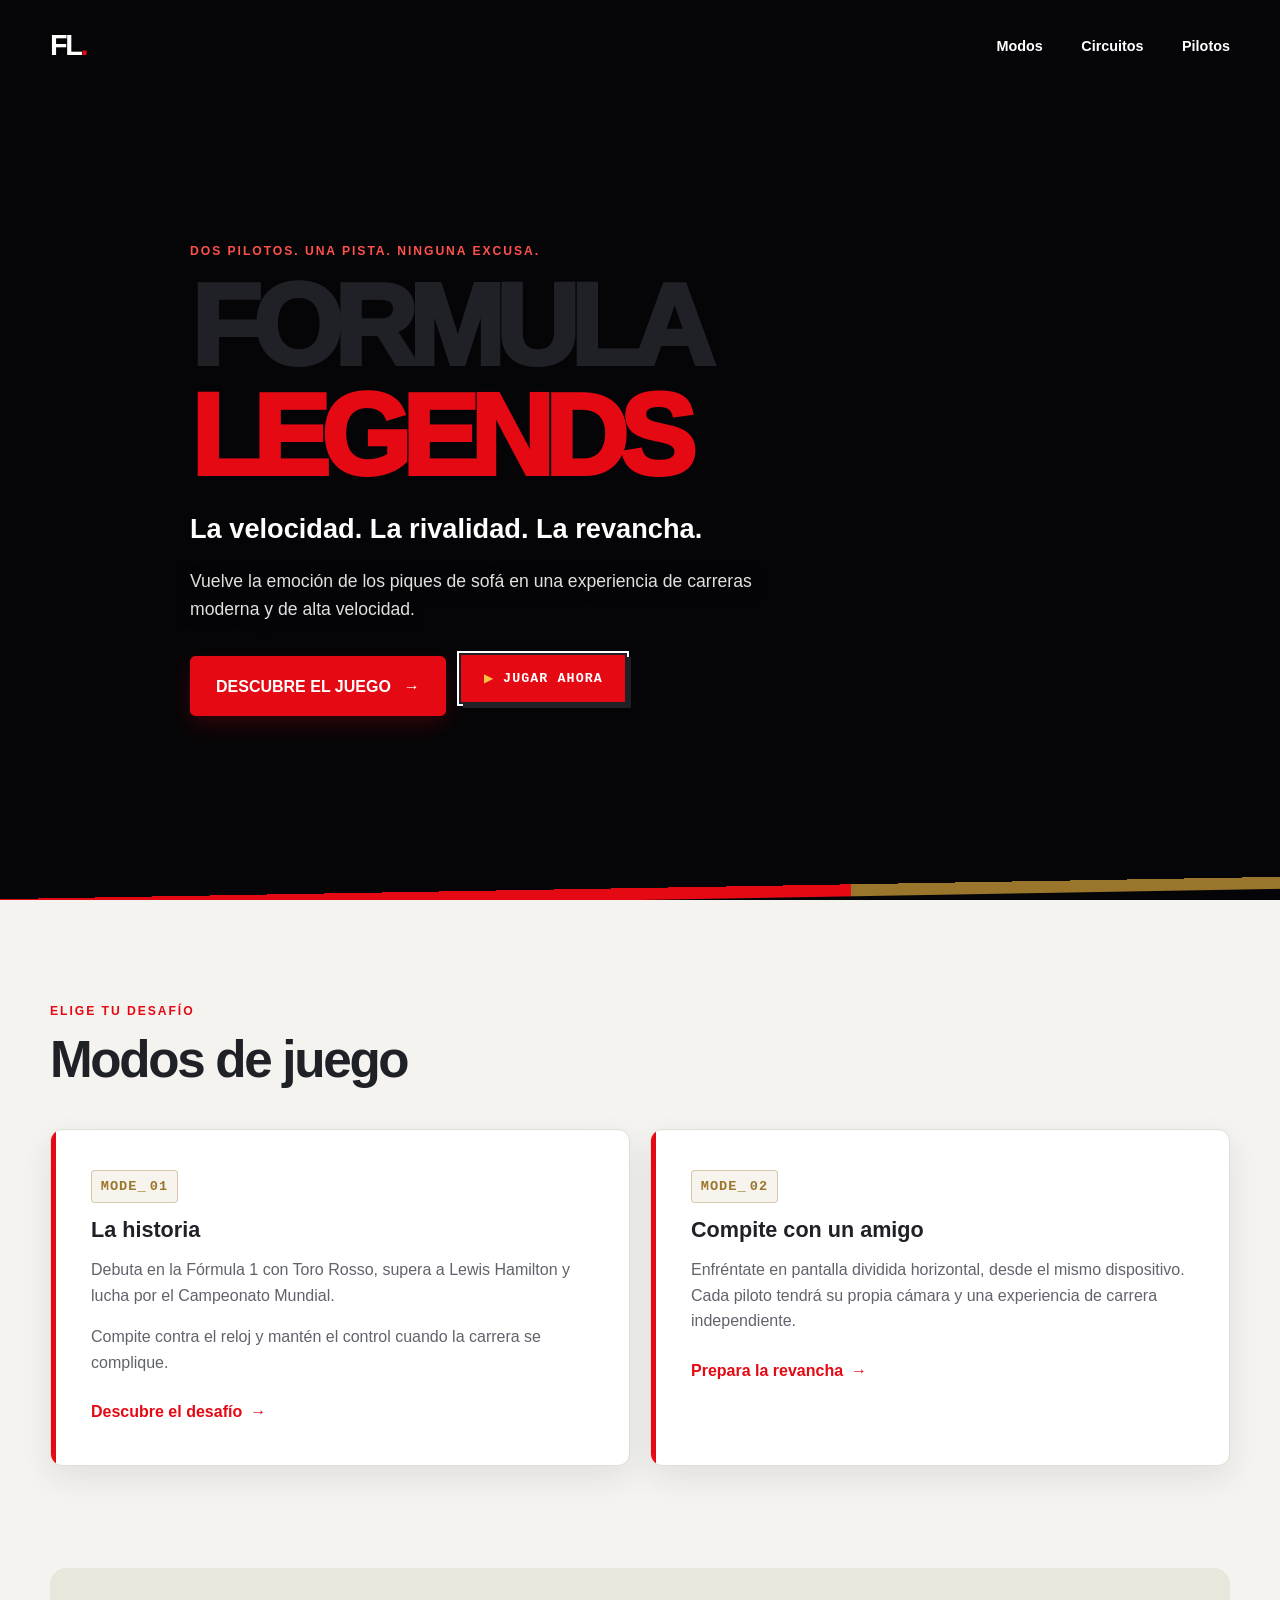
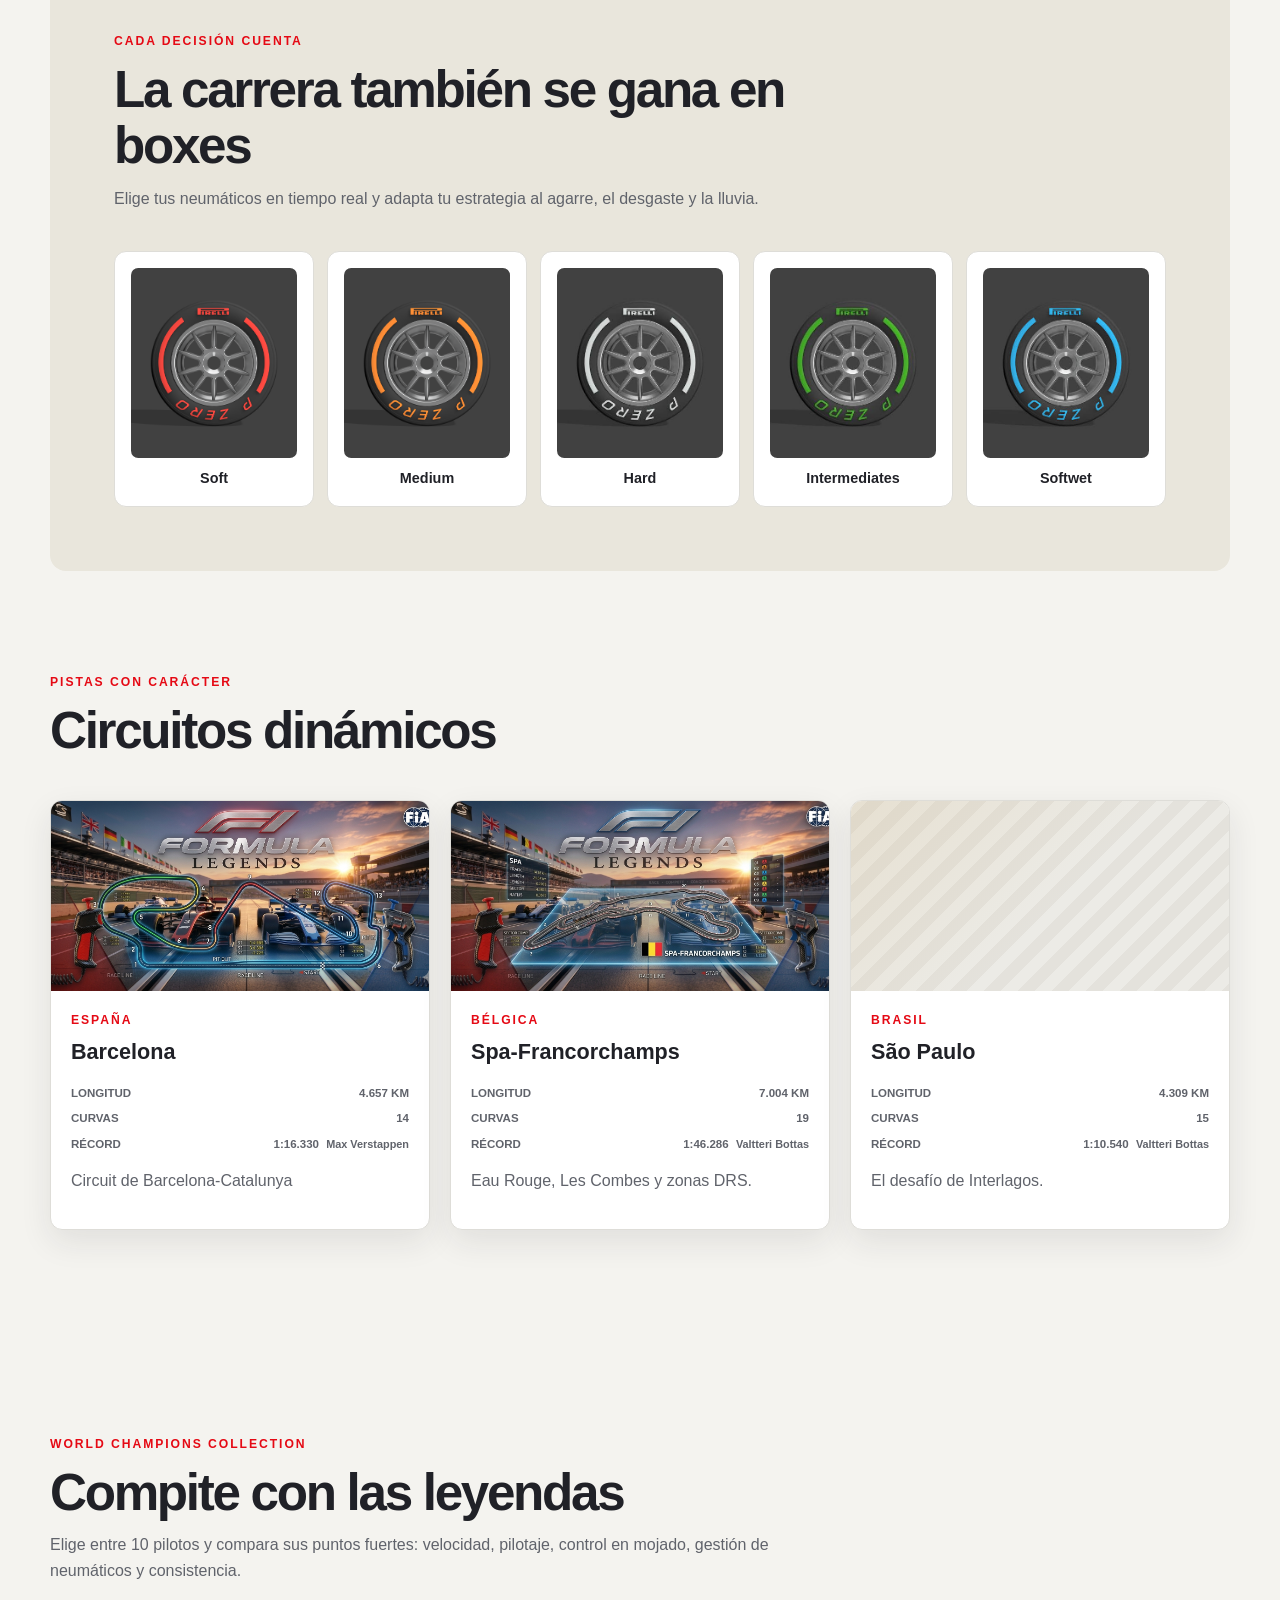
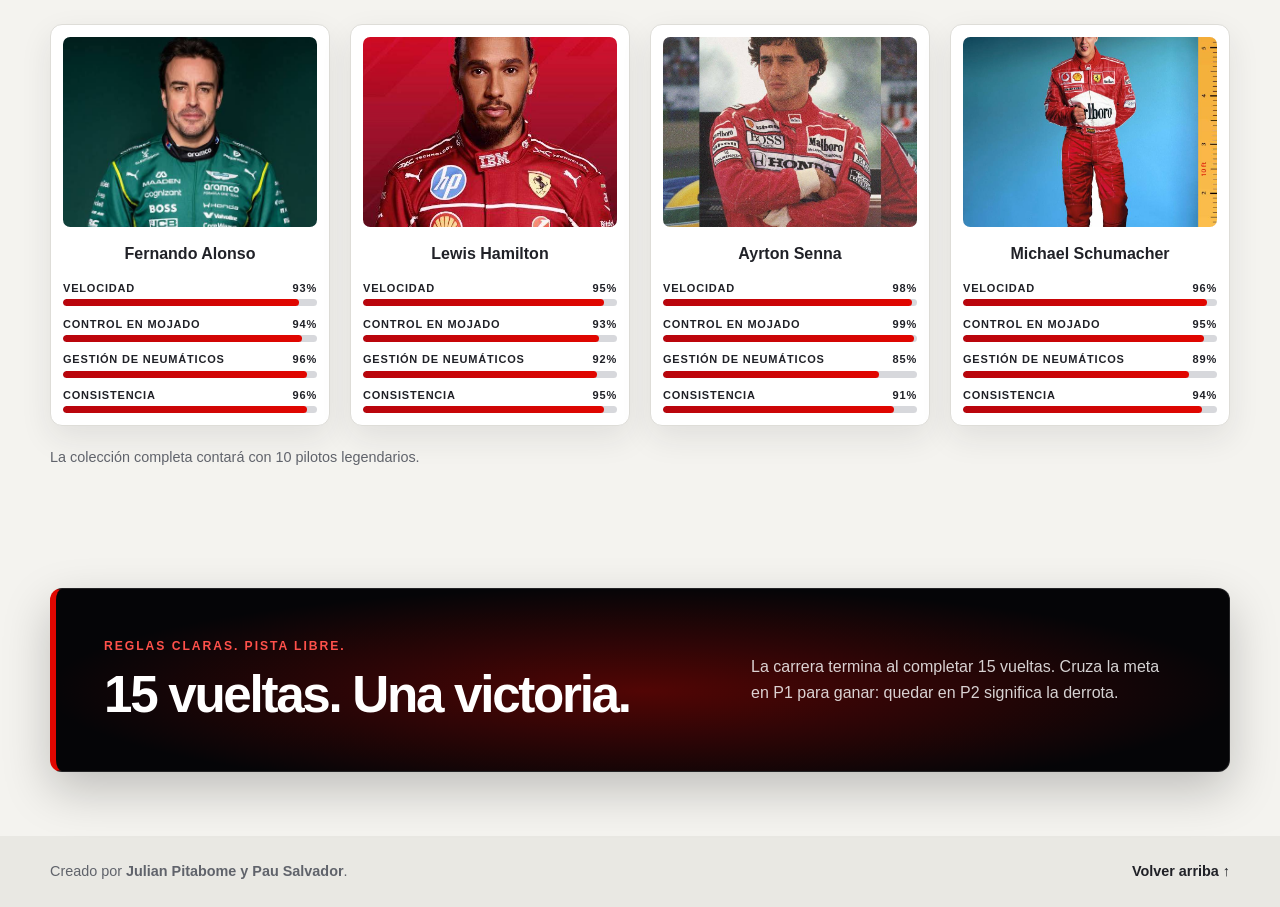
<file: index.html>
<!DOCTYPE html>
<html lang="es">

<head>
    <meta charset="UTF-8">
    <meta name="viewport" content="width=device-width, initial-scale=1.0">
    <meta name="theme-color" content="#0b0c10">
    <meta name="description"
        content="Formula Legends: carreras, estrategia y rivalidad inspiradas en la emoción de las carreras de slot.">
    <title>Formula Legends | La velocidad. La rivalidad. La revancha.</title>
    <link rel="stylesheet" href="styles.css">
</head>

<body>
    <a class="skip-link" href="#contenido">Saltar al contenido</a>

    <header class="hero" id="inicio">
        <video class="hero-video" autoplay loop muted playsinline aria-hidden="true" tabindex="-1">
            <source src="IMG/VIDEO/formula%20legends%20video.mp4" type="video/mp4">
        </video>
        <nav class="site-nav" aria-label="Navegación principal">
            <a class="site-logo" href="#inicio" aria-label="Formula Legends, inicio">FL<span>.</span></a>
            <ul class="nav-links">
                <li><a href="#modos">Modos</a></li>
                <li><a href="#circuitos">Circuitos</a></li>
                <li><a href="#leyendas">Pilotos</a></li>
            </ul>
        </nav>

        <div class="hero-content">
            <p class="eyebrow">Dos pilotos. Una pista. Ninguna excusa.</p>
            <h1>FORMULA <span>LEGENDS</span></h1>
            <p class="hero-tagline">La velocidad. La rivalidad. La revancha.</p>
            <p>Vuelve la emoción de los piques de sofá en una experiencia de carreras moderna y de alta velocidad.</p>
            <div class="hero-actions">
                <a class="btn-juego" href="#modos">Descubre el juego <span aria-hidden="true">→</span></a>
                <button class="arcade-toggle" type="button" aria-expanded="false" aria-controls="arcade-menu">
                    JUGAR AHORA
                </button>
            </div>
            <div class="arcade-menu" id="arcade-menu" aria-label="Menú de selección de jugadores" hidden>
                <a class="arcade-start" href="#modos">START</a>
                <div class="arcade-player-options" role="group" aria-label="Selecciona el número de jugadores">
                    <button class="arcade-player-option is-selected" type="button" data-players="1" aria-pressed="true">
                        <span class="arcade-cursor" aria-hidden="true">▶</span>
                        <span>1 PLAYER</span>
                    </button>
                    <button class="arcade-player-option" type="button" data-players="2" aria-pressed="false">
                        <span class="arcade-cursor" aria-hidden="true">▶</span>
                        <span>2 PLAYERS</span>
                    </button>
                </div>
            </div>
        </div>

        <div class="hero-stripe" aria-hidden="true"></div>
    </header>

    <main id="contenido">
        <section class="section section-modes" id="modos" aria-labelledby="modos-titulo">
            <div class="section-heading">
                <p class="eyebrow">Elige tu desafío</p>
                <h2 id="modos-titulo">Modos de juego</h2>
            </div>

            <div class="mode-grid">
                <article class="mode-card">
                    <span class="card-number" aria-hidden="true">01</span>
                    <h3>La historia</h3>
                    <p>Debuta en la Fórmula 1 con Toro Rosso, supera a Lewis Hamilton y lucha por el Campeonato Mundial.
                    </p>
                    <p>Compite contra el reloj y mantén el control cuando la carrera se complique.</p>
                    <a class="text-link" href="#reglas">Descubre el desafío <span aria-hidden="true">→</span></a>
                </article>

                <article class="mode-card">
                    <span class="card-number" aria-hidden="true">02</span>
                    <h3>Compite con un amigo</h3>
                    <p>Enfréntate en pantalla dividida horizontal, desde el mismo dispositivo. Cada piloto tendrá su
                        propia cámara y una experiencia de carrera independiente.</p>
                    <a class="text-link" href="#reglas">Prepara la revancha <span aria-hidden="true">→</span></a>
                </article>
            </div>
        </section>

        <section class="section section-strategy" id="estrategia" aria-labelledby="estrategia-titulo">
            <div class="section-heading">
                <p class="eyebrow">Cada decisión cuenta</p>
                <h2 id="estrategia-titulo">La carrera también se gana en boxes</h2>
                <p>Elige tus neumáticos en tiempo real y adapta tu estrategia al agarre, el desgaste y la lluvia.</p>
            </div>

            <ul class="tyre-list" aria-label="Compuestos disponibles">
                <li class="tarjeta-neumatico">
                    <img class="foto-neumatico" src="IMG/soft.jpg" alt="Neumático Soft rojo" loading="lazy"
                        decoding="async">
                    <span>Soft</span>
                </li>
                <li class="tarjeta-neumatico">
                    <img class="foto-neumatico" src="IMG/medium.jpg" alt="Neumático Medium amarillo o naranja"
                        loading="lazy" decoding="async">
                    <span>Medium</span>
                </li>
                <li class="tarjeta-neumatico">
                    <img class="foto-neumatico" src="IMG/hard.jpg" alt="Neumático Hard blanco" loading="lazy"
                        decoding="async">
                    <span>Hard</span>
                </li>
                <li class="tarjeta-neumatico">
                    <img class="foto-neumatico" src="IMG/intermediates.jpg" alt="Neumático Intermediates verde"
                        loading="lazy" decoding="async">
                    <span>Intermediates</span>
                </li>
                <li class="tarjeta-neumatico">
                    <img class="foto-neumatico" src="IMG/softwet.jpg" alt="Neumático Softwet azul" loading="lazy"
                        decoding="async">
                    <span>Softwet</span>
                </li>
            </ul>
        </section>

        <section class="section section-circuits" id="circuitos" aria-labelledby="circuitos-titulo">
            <div class="section-heading">
                <p class="eyebrow">Pistas con carácter</p>
                <h2 id="circuitos-titulo">Circuitos dinámicos</h2>
            </div>

            <div class="circuit-grid">
                <article class="circuit-card">
                    <figure class="circuit-image circuit-image-barcelona">
                        <img src="IMG/cataluña.jpg" alt="Circuit de Barcelona-Catalunya" loading="lazy"
                            decoding="async">
                    </figure>
                    <div class="card-content">
                        <p class="eyebrow">España</p>
                        <h3>Barcelona</h3>
                        <dl class="circuit-specs">
                            <div><dt>Longitud</dt><dd>4.657 km</dd></div>
                            <div><dt>Curvas</dt><dd>14</dd></div>
                            <div><dt>Récord</dt><dd>1:16.330 <span>Max Verstappen</span></dd></div>
                        </dl>
                        <p>Circuit de Barcelona-Catalunya</p>
                    </div>
                </article>

                <article class="circuit-card">
                    <figure class="circuit-image circuit-image-spa">
                        <img src="IMG/belgica.jpg" alt="Circuit de Spa-Francorchamps" loading="lazy" decoding="async">
                    </figure>
                    <div class="card-content">
                        <p class="eyebrow">Bélgica</p>
                        <h3>Spa-Francorchamps</h3>
                        <dl class="circuit-specs">
                            <div><dt>Longitud</dt><dd>7.004 km</dd></div>
                            <div><dt>Curvas</dt><dd>19</dd></div>
                            <div><dt>Récord</dt><dd>1:46.286 <span>Valtteri Bottas</span></dd></div>
                        </dl>
                        <p>Eau Rouge, Les Combes y zonas DRS.</p>
                    </div>
                </article>

                <article class="circuit-card">
                    <figure class="circuit-image circuit-image-sao-paulo">
                        <img src="IMG/sao%20paulo.jpg" alt="Circuito de São Paulo, Interlagos" loading="lazy"
                            decoding="async">
                    </figure>
                    <div class="card-content">
                        <p class="eyebrow">Brasil</p>
                        <h3>São Paulo</h3>
                        <dl class="circuit-specs">
                            <div><dt>Longitud</dt><dd>4.309 km</dd></div>
                            <div><dt>Curvas</dt><dd>15</dd></div>
                            <div><dt>Récord</dt><dd>1:10.540 <span>Valtteri Bottas</span></dd></div>
                        </dl>
                        <p>El desafío de Interlagos.</p>
                    </div>
                </article>
            </div>
        </section>

        <section class="section section-legends" id="leyendas" aria-labelledby="leyendas-titulo">
            <div class="section-heading">
                <p class="eyebrow">World Champions Collection</p>
                <h2 id="leyendas-titulo">Compite con las leyendas</h2>
                <p>Elige entre 10 pilotos y compara sus puntos fuertes: velocidad, pilotaje, control en mojado, gestión
                    de neumáticos y consistencia.</p>
            </div>

            <div class="driver-grid">
                <article class="driver-card">
                    <figure class="driver-image">
                        <img class="driver-photo" src="IMG/alonso.jpg" alt="Fernando Alonso" loading="lazy"
                            decoding="async">
                    </figure>
                    <h3>Fernando Alonso</h3>
                    <div class="driver-stats" aria-label="Estadísticas de Fernando Alonso">
                        <div class="driver-stat">
                            <div class="driver-stat-heading"><span>Velocidad</span><span>93%</span></div>
                            <div class="driver-stat-track" role="progressbar" aria-label="Velocidad" aria-valuemin="0"
                                aria-valuemax="100" aria-valuenow="93"><span style="width: 93%"></span></div>
                        </div>
                        <div class="driver-stat">
                            <div class="driver-stat-heading"><span>Control en mojado</span><span>94%</span></div>
                            <div class="driver-stat-track" role="progressbar" aria-label="Control en mojado"
                                aria-valuemin="0" aria-valuemax="100" aria-valuenow="94"><span
                                    style="width: 94%"></span></div>
                        </div>
                        <div class="driver-stat">
                            <div class="driver-stat-heading"><span>Gestión de neumáticos</span><span>96%</span></div>
                            <div class="driver-stat-track" role="progressbar"
                                aria-label="Gestión de neumáticos" aria-valuemin="0" aria-valuemax="100"
                                aria-valuenow="96"><span style="width: 96%"></span></div>
                        </div>
                        <div class="driver-stat">
                            <div class="driver-stat-heading"><span>Consistencia</span><span>96%</span></div>
                            <div class="driver-stat-track" role="progressbar" aria-label="Consistencia"
                                aria-valuemin="0" aria-valuemax="100" aria-valuenow="96"><span
                                    style="width: 96%"></span></div>
                        </div>
                    </div>
                </article>
                <article class="driver-card">
                    <figure class="driver-image">
                        <img class="driver-photo" src="IMG/hamilton.jpg" alt="Lewis Hamilton" loading="lazy"
                            decoding="async">
                    </figure>
                    <h3>Lewis Hamilton</h3>
                    <div class="driver-stats" aria-label="Estadísticas de Lewis Hamilton">
                        <div class="driver-stat">
                            <div class="driver-stat-heading"><span>Velocidad</span><span>95%</span></div>
                            <div class="driver-stat-track" role="progressbar" aria-label="Velocidad" aria-valuemin="0"
                                aria-valuemax="100" aria-valuenow="95"><span style="width: 95%"></span></div>
                        </div>
                        <div class="driver-stat">
                            <div class="driver-stat-heading"><span>Control en mojado</span><span>93%</span></div>
                            <div class="driver-stat-track" role="progressbar" aria-label="Control en mojado"
                                aria-valuemin="0" aria-valuemax="100" aria-valuenow="93"><span
                                    style="width: 93%"></span></div>
                        </div>
                        <div class="driver-stat">
                            <div class="driver-stat-heading"><span>Gestión de neumáticos</span><span>92%</span></div>
                            <div class="driver-stat-track" role="progressbar"
                                aria-label="Gestión de neumáticos" aria-valuemin="0" aria-valuemax="100"
                                aria-valuenow="92"><span style="width: 92%"></span></div>
                        </div>
                        <div class="driver-stat">
                            <div class="driver-stat-heading"><span>Consistencia</span><span>95%</span></div>
                            <div class="driver-stat-track" role="progressbar" aria-label="Consistencia"
                                aria-valuemin="0" aria-valuemax="100" aria-valuenow="95"><span
                                    style="width: 95%"></span></div>
                        </div>
                    </div>
                </article>
                <article class="driver-card">
                    <figure class="driver-image">
                        <img class="driver-photo" src="IMG/senna.jpg" alt="Ayrton Senna" loading="lazy"
                            decoding="async">
                    </figure>
                    <h3>Ayrton Senna</h3>
                    <div class="driver-stats" aria-label="Estadísticas de Ayrton Senna">
                        <div class="driver-stat">
                            <div class="driver-stat-heading"><span>Velocidad</span><span>98%</span></div>
                            <div class="driver-stat-track" role="progressbar" aria-label="Velocidad" aria-valuemin="0"
                                aria-valuemax="100" aria-valuenow="98"><span style="width: 98%"></span></div>
                        </div>
                        <div class="driver-stat">
                            <div class="driver-stat-heading"><span>Control en mojado</span><span>99%</span></div>
                            <div class="driver-stat-track" role="progressbar" aria-label="Control en mojado"
                                aria-valuemin="0" aria-valuemax="100" aria-valuenow="99"><span
                                    style="width: 99%"></span></div>
                        </div>
                        <div class="driver-stat">
                            <div class="driver-stat-heading"><span>Gestión de neumáticos</span><span>85%</span></div>
                            <div class="driver-stat-track" role="progressbar"
                                aria-label="Gestión de neumáticos" aria-valuemin="0" aria-valuemax="100"
                                aria-valuenow="85"><span style="width: 85%"></span></div>
                        </div>
                        <div class="driver-stat">
                            <div class="driver-stat-heading"><span>Consistencia</span><span>91%</span></div>
                            <div class="driver-stat-track" role="progressbar" aria-label="Consistencia"
                                aria-valuemin="0" aria-valuemax="100" aria-valuenow="91"><span
                                    style="width: 91%"></span></div>
                        </div>
                    </div>
                </article>
                <article class="driver-card">
                    <figure class="driver-image">
                        <img class="driver-photo" src="IMG/schumacher.jpg" alt="Michael Schumacher" loading="lazy"
                            decoding="async">
                    </figure>
                    <h3>Michael Schumacher</h3>
                    <div class="driver-stats" aria-label="Estadísticas de Michael Schumacher">
                        <div class="driver-stat">
                            <div class="driver-stat-heading"><span>Velocidad</span><span>96%</span></div>
                            <div class="driver-stat-track" role="progressbar" aria-label="Velocidad" aria-valuemin="0"
                                aria-valuemax="100" aria-valuenow="96"><span style="width: 96%"></span></div>
                        </div>
                        <div class="driver-stat">
                            <div class="driver-stat-heading"><span>Control en mojado</span><span>95%</span></div>
                            <div class="driver-stat-track" role="progressbar" aria-label="Control en mojado"
                                aria-valuemin="0" aria-valuemax="100" aria-valuenow="95"><span
                                    style="width: 95%"></span></div>
                        </div>
                        <div class="driver-stat">
                            <div class="driver-stat-heading"><span>Gestión de neumáticos</span><span>89%</span></div>
                            <div class="driver-stat-track" role="progressbar"
                                aria-label="Gestión de neumáticos" aria-valuemin="0" aria-valuemax="100"
                                aria-valuenow="89"><span style="width: 89%"></span></div>
                        </div>
                        <div class="driver-stat">
                            <div class="driver-stat-heading"><span>Consistencia</span><span>94%</span></div>
                            <div class="driver-stat-track" role="progressbar" aria-label="Consistencia"
                                aria-valuemin="0" aria-valuemax="100" aria-valuenow="94"><span
                                    style="width: 94%"></span></div>
                        </div>
                    </div>
                </article>
            </div>
            <p class="collection-note">La colección completa contará con 10 pilotos legendarios.</p>
        </section>

        <section class="race-rules" id="reglas" aria-labelledby="reglas-titulo">
            <div class="race-rules-copy">
                <p class="eyebrow">Reglas claras. Pista libre.</p>
                <h2 id="reglas-titulo">15 vueltas. Una victoria.</h2>
            </div>
            <p class="race-rules-description">La carrera termina al completar 15 vueltas. Cruza la meta en P1 para
                ganar: quedar en P2 significa la derrota.</p>
            <div class="framer-perspective-grid" aria-hidden="true"></div>
        </section>
    </main>

    <footer class="site-footer">
        <p>Creado por <strong>Julian Pitabome y Pau Salvador</strong>.</p>
        <a href="#inicio">Volver arriba ↑</a>
    </footer>
    <script>
        const arcadeToggle = document.querySelector(".arcade-toggle");
        const arcadeMenu = document.querySelector("#arcade-menu");
        const arcadeOptions = document.querySelectorAll(".arcade-player-option");
        const arcadeStart = document.querySelector(".arcade-start");

        function setArcadeMenuOpen(isOpen) {
            arcadeToggle.setAttribute("aria-expanded", String(isOpen));
            arcadeMenu.hidden = !isOpen;
        }

        arcadeToggle.addEventListener("click", () => {
            setArcadeMenuOpen(arcadeMenu.hidden);
        });

        arcadeOptions.forEach((option) => {
            option.addEventListener("click", () => {
                arcadeOptions.forEach((item) => {
                    const isSelected = item === option;
                    item.classList.toggle("is-selected", isSelected);
                    item.setAttribute("aria-pressed", String(isSelected));
                });
            });
        });

        arcadeStart.addEventListener("click", () => {
            setArcadeMenuOpen(false);
        });

        document.addEventListener("keydown", (event) => {
            if (event.key === "Escape" && !arcadeMenu.hidden) {
                setArcadeMenuOpen(false);
                arcadeToggle.focus();
            }
        });

        const raceRules = document.querySelector(".race-rules");
        if (raceRules && window.matchMedia("(hover: hover) and (pointer: fine)").matches) {
            raceRules.addEventListener("pointermove", (event) => {
                if (event.pointerType === "touch") return;

                const bounds = raceRules.getBoundingClientRect();
                const mouseX = ((event.clientX - bounds.left) / bounds.width) * 100;
                const mouseY = ((event.clientY - bounds.top) / bounds.height) * 100;

                raceRules.style.setProperty("--mouse-x", `${mouseX}%`);
                raceRules.style.setProperty("--mouse-y", `${mouseY}%`);
            });

            raceRules.addEventListener("pointerleave", () => {
                raceRules.style.setProperty("--mouse-x", "50%");
                raceRules.style.setProperty("--mouse-y", "56%");
            });
        }
    </script>
</body>

</html>
</file>
<file: styles.css>
:root {
    color-scheme: light;
    --color-red: #e50914;
    --color-gold: #9a762d;
    --color-ink: #202127;
    --color-muted: #60636b;
    --color-paper: #f4f3ef;
    --color-white: #fff;
    --color-line: #deddd8;
    --shadow-card: 0 12px 32px rgb(32 33 39 / 9%);
}

* {
    box-sizing: border-box;
}

html {
    scroll-behavior: smooth;
}

body {
    margin: 0;
    color: var(--color-ink);
    background: var(--color-paper);
    font-family: "Segoe UI", Tahoma, Geneva, Verdana, sans-serif;
    line-height: 1.6;
}

a {
    color: inherit;
}

.skip-link {
    position: absolute;
    z-index: 10;
    top: 1rem;
    left: 1rem;
    padding: 0.7rem 1rem;
    transform: translateY(-160%);
    color: var(--color-white);
    background: var(--color-ink);
    border-radius: 0.4rem;
}

.skip-link:focus {
    transform: translateY(0);
}

.hero {
    position: relative;
    isolation: isolate;
    display: flex;
    min-height: 100vh;
    min-height: 100svh;
    flex-direction: column;
    overflow: hidden;
    background: #050507;
}

.hero-video {
    position: absolute;
    z-index: 0;
    inset: 0;
    width: 100%;
    height: 100%;
    object-fit: cover;
    object-position: center;
}

.hero::before {
    position: absolute;
    z-index: 1;
    inset: 0;
    background:
        linear-gradient(90deg, rgb(5 5 7 / 88%) 0%, rgb(5 5 7 / 68%) 48%, rgb(5 5 7 / 38%) 100%),
        radial-gradient(ellipse at 68% 48%, transparent 8%, rgb(5 5 7 / 38%) 100%);
    content: "";
    pointer-events: none;
}

.site-nav {
    position: relative;
    z-index: 2;
    display: flex;
    width: min(1180px, calc(100% - 3rem));
    align-items: center;
    justify-content: space-between;
    margin: 0 auto;
    padding: 1.4rem 0;
}

.site-logo {
    color: #fff;
    font-size: 1.8rem;
    font-weight: 900;
    letter-spacing: -0.08em;
    text-decoration: none;
}

.site-logo span {
    color: var(--color-red);
}

.nav-links {
    display: flex;
    gap: clamp(1rem, 3vw, 2.5rem);
    margin: 0;
    padding: 0;
    list-style: none;
}

.nav-links a {
    color: #fff;
    font-size: 0.9rem;
    font-weight: 700;
    text-decoration: none;
}

.nav-links a:hover,
.nav-links a:focus-visible {
    color: var(--color-red);
}

.hero-content {
    position: relative;
    z-index: 2;
    width: min(900px, calc(100% - 3rem));
    margin: auto;
    padding: 5rem 0 7rem;
    animation: arrancar-carrera 0.9s ease-out both;
}

.hero .eyebrow {
    color: #ff514b;
}

.eyebrow {
    margin: 0 0 0.65rem;
    color: var(--color-red);
    font-size: 0.76rem;
    font-weight: 800;
    letter-spacing: 0.16em;
    text-transform: uppercase;
}

h1,
h2,
h3,
p {
    margin-top: 0;
}

h1 {
    max-width: 850px;
    margin-bottom: 0.5rem;
    font-size: clamp(3.3rem, 9vw, 7.2rem);
    font-weight: 950;
    letter-spacing: -0.075em;
    line-height: 0.95;
}

h1 span {
    display: block;
    color: var(--color-red);
}

.hero-tagline {
    margin: 1rem 0;
    color: #fff;
    font-size: clamp(1.2rem, 2.5vw, 1.7rem);
    font-weight: 800;
}

.hero-content>p:not(.eyebrow, .hero-tagline) {
    max-width: 620px;
    color: rgb(255 255 255 / 88%);
    font-size: 1.1rem;
    text-shadow: 0 2px 12px rgb(0 0 0 / 55%);
}

.btn-juego {
    display: inline-flex;
    align-items: center;
    gap: 0.8rem;
    margin-top: 1rem;
    padding: 0.95rem 1.5rem;
    color: var(--color-white);
    background: var(--color-red);
    border: 2px solid var(--color-red);
    border-radius: 0.35rem;
    box-shadow: 0 8px 22px rgb(229 9 20 / 20%);
    font-weight: 800;
    text-decoration: none;
    text-transform: uppercase;
    transition: transform 180ms ease, background-color 180ms ease, color 180ms ease;
    animation: pulso-boton 2.4s ease-out infinite;
}

.btn-juego:hover,
.btn-juego:focus-visible {
    color: var(--color-red);
    background: var(--color-white);
    transform: translateY(-3px);
}

.hero-stripe {
    position: absolute;
    z-index: 2;
    right: -5%;
    bottom: 0;
    left: -5%;
    height: 12px;
    background: linear-gradient(90deg, var(--color-red) 0 65%, var(--color-gold) 65% 100%);
    transform: skewY(-1deg);
}

main {
    width: min(1180px, calc(100% - 3rem));
    margin: 0 auto;
}

.section {
    padding: clamp(4rem, 8vw, 7rem) 0;
}

.section-heading {
    max-width: 760px;
    margin-bottom: 2.5rem;
}

.section-heading h2,
.race-rules h2 {
    margin-bottom: 0.7rem;
    font-size: clamp(2rem, 4vw, 3.2rem);
    font-weight: 900;
    letter-spacing: -0.045em;
    line-height: 1.1;
}

.section-heading>p:last-child {
    color: var(--color-muted);
}

.mode-grid,
.circuit-grid,
.driver-grid {
    display: grid;
    gap: 1.25rem;
}

.mode-grid {
    grid-template-columns: repeat(2, minmax(0, 1fr));
}

.mode-card,
.circuit-card,
.driver-card {
    background: var(--color-white);
    border: 1px solid var(--color-line);
    border-radius: 0.75rem;
    box-shadow: var(--shadow-card);
}

.mode-card {
    position: relative;
    min-height: 250px;
    padding: clamp(1.5rem, 4vw, 2.5rem);
    overflow: hidden;
    animation: aparicion-tarjeta 0.7s ease-out both;
    transition: transform 200ms ease, box-shadow 200ms ease;
}

.mode-card:nth-child(2) {
    animation-delay: 150ms;
}

.mode-card::before {
    position: absolute;
    top: 0;
    bottom: 0;
    left: 0;
    width: 5px;
    background: var(--color-red);
    content: "";
    transition: width 200ms ease;
}

.mode-card:hover {
    box-shadow: 0 12px 24px rgb(225 6 0 / 12%);
    transform: translateY(-5px);
}

.mode-card:hover::before {
    width: 9px;
}

.card-number {
    display: inline-flex;
    align-items: center;
    gap: 0.2rem;
    padding: 0.3rem 0.55rem;
    color: var(--color-gold);
    background: rgb(154 118 45 / 8%);
    border: 1px solid rgb(154 118 45 / 35%);
    border-radius: 0.25rem;
    font-family: "Courier New", Courier, monospace;
    font-size: 0.85rem;
    font-weight: 700;
    letter-spacing: 1px;
    transition: all 0.3s ease;
}

.card-number::before {
    content: "MODE_";
    text-transform: uppercase;
}

.mode-card:hover .card-number {
    color: var(--color-red);
    background: rgb(225 6 0 / 8%);
    border-color: var(--color-red);
}

.mode-card h3,
.card-content h3,
.driver-card h3 {
    margin: 0.6rem 0;
    font-size: 1.35rem;
    font-weight: 850;
}

.mode-card p,
.card-content p:last-child {
    color: var(--color-muted);
}

.text-link {
    display: inline-flex;
    align-items: center;
    gap: 0.5rem;
    margin-top: 0.5rem;
    color: var(--color-red);
    font-weight: 800;
    text-decoration: none;
}

.mode-card .text-link span {
    display: inline-block;
    transition: transform 180ms ease;
}

.mode-card:hover .text-link span {
    transform: translateX(4px);
}

.text-link:hover,
.text-link:focus-visible {
    text-decoration: underline;
}

.section-strategy {
    width: 100%;
    padding: clamp(2.5rem, 5vw, 4rem);
    background: #e9e6dc;
    border-radius: 1rem;
}

.tyre-list {
    display: grid;
    grid-template-columns: repeat(5, minmax(0, 1fr));
    gap: 0.8rem;
    margin: 1.5rem 0 0;
    padding: 0;
    list-style: none;
}

.tarjeta-neumatico {
    display: flex;
    align-items: center;
    flex-direction: column;
    gap: 0.55rem;
    min-width: 0;
    padding: 1rem;
    background: var(--color-white);
    border: 1px solid var(--color-line);
    border-radius: 0.75rem;
    font-size: 0.9rem;
    font-weight: 700;
    text-align: center;
    transition: all 0.4s ease;
}

.tarjeta-neumatico:hover {
    transform: translateY(-5px);
}

.tarjeta-neumatico:nth-child(1):hover {
    border-color: #e10600;
    box-shadow: 0 0 22px rgb(225 6 0 / 35%);
}

.tarjeta-neumatico:nth-child(2):hover {
    border-color: #ffd000;
    box-shadow: 0 0 22px rgb(255 208 0 / 45%);
}

.tarjeta-neumatico:nth-child(3):hover {
    border-color: #fff;
    box-shadow: 0 0 22px rgb(255 255 255 / 90%), 0 0 6px rgb(32 33 39 / 30%);
}

.tarjeta-neumatico:nth-child(4):hover {
    border-color: #00a650;
    box-shadow: 0 0 22px rgb(0 166 80 / 35%);
}

.tarjeta-neumatico:nth-child(5):hover {
    border-color: #00b2e3;
    box-shadow: 0 0 22px rgb(0 178 227 / 40%);
}

.foto-neumatico {
    display: block;
    width: 100%;
    height: 190px;
    object-fit: cover;
    border-radius: 0.45rem;
    transform-origin: center;
    transition: transform 0.4s ease;
}

.tarjeta-neumatico:hover .foto-neumatico {
    transform: rotate(20deg);
}

.circuit-grid {
    grid-template-columns: repeat(3, minmax(0, 1fr));
}

.circuit-card {
    overflow: hidden;
    transition: transform 200ms ease;
}

.circuit-card:hover,
.driver-card:hover,
.mode-card:hover {
    transform: translateY(-5px);
}

.circuit-image {
    position: relative;
    display: grid;
    min-height: 190px;
    margin: 0;
    overflow: hidden;
    place-items: center;
    background:
        linear-gradient(135deg, rgb(197 160 89 / 15%), transparent 55%),
        repeating-linear-gradient(135deg, #ecebe6 0 12px, #e4e2dc 12px 24px);
}

.circuit-image::after {
    position: absolute;
    top: 50%;
    left: 50%;
    padding: 0.7rem 1rem;
    color: var(--color-white);
    background: rgb(32 33 39 / 82%);
    border: 1px solid rgb(255 255 255 / 75%);
    border-radius: 0.3rem;
    box-shadow: 0 6px 20px rgb(0 0 0 / 25%);
    content: "VER TRAZADO";
    font-family: "Courier New", Courier, monospace;
    font-size: 0.78rem;
    font-weight: 900;
    letter-spacing: 0.08em;
    opacity: 0;
    pointer-events: none;
    transform: translate(-50%, -40%);
    transition: opacity 400ms ease, transform 400ms ease;
    white-space: nowrap;
}

.circuit-image img {
    display: block;
    width: 100%;
    height: 190px;
    object-fit: cover;
    transition: all 400ms ease;
}

.circuit-card:hover .circuit-image img {
    opacity: 0.6;
    transform: scale(1.04);
}

.circuit-card:hover .circuit-image::after {
    opacity: 1;
    transform: translate(-50%, -50%);
}

.card-content {
    padding: 1.25rem;
}

.card-content .eyebrow {
    margin-bottom: 0.3rem;
}

.card-content h3 {
    margin-top: 0;
}

.circuit-specs {
    display: grid;
    gap: 0.45rem;
    margin: 0.9rem 0;
}

.circuit-specs div {
    display: flex;
    align-items: baseline;
    justify-content: space-between;
    gap: 0.75rem;
}

.circuit-specs dt,
.circuit-specs dd {
    margin: 0;
    color: var(--color-muted);
    font-size: 0.72rem;
    font-weight: 700;
    text-transform: uppercase;
}

.circuit-specs dd {
    text-align: right;
}

.circuit-specs dd span {
    margin-left: 0.25rem;
    font-size: 0.68rem;
    font-weight: 600;
    text-transform: none;
}

.driver-grid {
    grid-template-columns: repeat(4, minmax(0, 1fr));
}

.driver-card {
    padding: 0.75rem;
    text-align: center;
    transition: transform 200ms ease;
}

.driver-image {
    height: 190px;
    margin: 0;
    overflow: hidden;
    background: linear-gradient(145deg, #f0eee8, #dedbd2);
    border-radius: 0.45rem;
}

.driver-photo {
    display: block;
    width: 100%;
    height: 100%;
    object-fit: cover;
}

.driver-card h3 {
    margin: 0.9rem 0 0.4rem;
    font-size: 1rem;
}

.driver-stats {
    display: grid;
    gap: 0.65rem;
    margin-top: 0.9rem;
    text-align: left;
}

.driver-stat-heading {
    display: flex;
    justify-content: space-between;
    gap: 0.5rem;
    margin-bottom: 0.25rem;
    color: var(--color-ink);
    font-size: 11px;
    font-weight: 700;
    letter-spacing: 0.8px;
    line-height: 1.3;
    text-transform: uppercase;
}

.driver-stat-heading span:last-child {
    flex-shrink: 0;
    color: var(--color-ink);
    font-variant-numeric: tabular-nums;
}

.driver-stat-track {
    height: 7px;
    overflow: hidden;
    background: #d7d8dc;
    border-radius: 999px;
}

.driver-stat-track span {
    display: block;
    height: 100%;
    background: linear-gradient(90deg, #b8050d, #e10600);
    border-radius: inherit;
}

.collection-note {
    margin: 1.25rem 0 0;
    color: var(--color-muted);
    font-size: 0.9rem;
}

@property --mouse-x {
    syntax: "<percentage>";
    inherits: true;
    initial-value: 50%;
}

@property --mouse-y {
    syntax: "<percentage>";
    inherits: true;
    initial-value: 56%;
}

.race-rules {
    position: relative;
    display: flex;
    align-items: center;
    justify-content: space-between;
    gap: 2rem;
    margin: 1rem 0 4rem;
    padding: clamp(1.5rem, 4vw, 3rem);
    overflow: hidden;
    color: #fff;
    background: #050507;
    border: 1px solid rgb(255 255 255 / 12%);
    border-left: 6px solid #e10600;
    border-radius: 0.75rem;
    box-shadow: 0 18px 48px rgb(0 0 0 / 22%);
    --mouse-x: 50%;
    --mouse-y: 56%;
    transition: --mouse-x 400ms ease-out, --mouse-y 400ms ease-out;
}

.race-rules-copy,
.race-rules-description {
    position: relative;
    z-index: 1;
}

.race-rules .eyebrow {
    color: #ff514b;
}

.race-rules h2 {
    margin-bottom: 0;
    color: #fff;
}

.race-rules-description {
    max-width: 430px;
    margin: 0;
    color: rgb(255 255 255 / 82%);
}

.framer-perspective-grid {
    position: absolute;
    z-index: 0;
    inset: 0;
    overflow: hidden;
    pointer-events: none;
}

.framer-perspective-grid::before {
    position: absolute;
    right: -32%;
    bottom: -132%;
    left: -32%;
    height: 245%;
    background-image: url("data:image/svg+xml,%3Csvg xmlns='http://www.w3.org/2000/svg' width='72' height='72' viewBox='0 0 72 72'%3E%3Crect x='3' y='3' width='66' height='66' rx='6' fill='%23ffffff' fill-opacity='.025' stroke='%23383a42' stroke-opacity='.75' stroke-width='1'/%3E%3C/svg%3E");
    background-size: 72px 72px;
    content: "";
    mask-image: radial-gradient(ellipse at 50% 48%, #000 18%, transparent 76%);
    transform: perspective(760px) rotateX(58deg) rotateZ(-8deg);
    transform-origin: center bottom;
    -webkit-mask-image: radial-gradient(ellipse at 50% 48%, #000 18%, transparent 76%);
}

.framer-perspective-grid::after {
    position: absolute;
    inset: 0;
    background: radial-gradient(ellipse at var(--mouse-x, 50%) var(--mouse-y, 56%), rgb(225 6 0 / 35%), transparent 72%);
    content: "";
}

.site-footer {
    display: flex;
    align-items: center;
    justify-content: space-between;
    gap: 1rem;
    padding: 1.5rem max(1.5rem, calc((100% - 1180px) / 2));
    color: var(--color-muted);
    background: #e9e8e3;
    font-size: 0.9rem;
}

.site-footer p {
    margin: 0;
}

.site-footer a {
    color: var(--color-ink);
    font-weight: 700;
    text-decoration: none;
}

.site-footer a:hover,
.site-footer a:focus-visible {
    color: var(--color-red);
}

@keyframes arrancar-carrera {
    from {
        opacity: 0;
        transform: translateY(28px);
    }

    to {
        opacity: 1;
        transform: translateY(0);
    }
}

@keyframes aparicion-tarjeta {
    from {
        opacity: 0;
        transform: translateY(18px) scale(0.98);
    }

    to {
        opacity: 1;
        transform: translateY(0) scale(1);
    }
}

@keyframes pulso-boton {

    0%,
    100% {
        box-shadow: 0 8px 22px rgb(229 9 20 / 20%);
    }

    50% {
        box-shadow: 0 8px 28px rgb(229 9 20 / 38%);
    }
}

@media (max-width: 760px) {
    .hero {
        min-height: 100vh;
        min-height: 100svh;
    }

    .mode-grid,
    .circuit-grid {
        grid-template-columns: 1fr;
    }

    .driver-grid {
        grid-template-columns: repeat(2, minmax(0, 1fr));
    }

    .tyre-list {
        grid-template-columns: repeat(3, minmax(0, 1fr));
    }

    .race-rules {
        align-items: flex-start;
        flex-direction: column;
    }

    .framer-perspective-grid::before {
        right: -75%;
        left: -75%;
        height: 210%;
        transform: perspective(650px) rotateX(58deg) rotateZ(-8deg) scale(1.2);
    }
}

@media (max-width: 480px) {

    .site-nav,
    main,
    .hero-content {
        width: min(100% - 2rem, 1180px);
    }

    .nav-links {
        gap: 0.8rem;
    }

    .nav-links a {
        font-size: 0.78rem;
    }

    .hero-content {
        padding: 4rem 0 5rem;
    }

    .section-strategy {
        padding: 1.5rem;
    }

    .driver-image {
        height: 140px;
    }

    .foto-neumatico {
        height: 140px;
    }

    .site-footer {
        align-items: flex-start;
        flex-direction: column;
    }
}

@media (prefers-reduced-motion: reduce) {

    *,
    *::before,
    *::after {
        scroll-behavior: auto !important;
        animation-duration: 0.01ms !important;
        animation-iteration-count: 1 !important;
        transition-duration: 0.01ms !important;
    }
}

.hero-actions {
    display: flex;
    flex-wrap: wrap;
    align-items: center;
    gap: 0.85rem;
}

.arcade-toggle,
.arcade-menu,
.arcade-menu button,
.arcade-start {
    font-family: "Courier New", Courier, monospace;
    font-weight: 900;
    letter-spacing: 0.08em;
    text-transform: uppercase;
}

.arcade-toggle {
    display: inline-flex;
    align-items: center;
    justify-content: center;
    gap: 0.65rem;
    min-height: 3.2rem;
    padding: 0.8rem 1.4rem;
    color: var(--color-white);
    background: var(--color-red);
    border: 2px solid var(--color-ink);
    box-shadow: 4px 4px 0 var(--color-ink), 0 0 0 2px var(--color-white);
    cursor: pointer;
    transition: transform 140ms ease, color 140ms ease, background-color 140ms ease, box-shadow 140ms ease;
}

.arcade-toggle::before {
    color: #f4c542;
    content: "▶";
    font-size: 0.85em;
}

.arcade-toggle:hover,
.arcade-toggle:focus-visible {
    color: var(--color-ink);
    background: #f4c542;
    box-shadow: 6px 6px 0 var(--color-ink), 0 0 0 2px var(--color-white);
    transform: translate(-2px, -2px);
}

.arcade-toggle:focus-visible {
    outline: 3px solid var(--color-ink);
    outline-offset: 3px;
}

.arcade-toggle:active {
    box-shadow: 1px 1px 0 var(--color-ink), 0 0 0 2px var(--color-white);
    transform: translate(3px, 3px);
}

.arcade-menu {
    display: grid;
    width: min(100%, 300px);
    gap: 0.8rem;
    margin-top: 1.25rem;
    padding: 1rem;
    color: #f5f0d8;
    background: #171a24;
    border: 4px solid #171a24;
    box-shadow: 7px 7px 0 var(--color-red);
    image-rendering: pixelated;
}

.arcade-menu[hidden] {
    display: none;
}

.arcade-start {
    display: block;
    padding: 0.7rem 0.85rem;
    color: #171a24;
    background: #f5f0d8;
    border: 4px solid #f5f0d8;
    box-shadow: inset 0 0 0 2px #171a24;
    text-align: center;
    text-decoration: none;
}

.arcade-start:hover,
.arcade-start:focus-visible {
    color: #171a24;
    background: #f4c542;
    border-color: #f4c542;
    outline: 3px solid #f4c542;
    outline-offset: 3px;
}

.arcade-player-options {
    display: grid;
    gap: 0.35rem;
}

.arcade-player-option {
    display: grid;
    grid-template-columns: 1.3rem 1fr;
    align-items: center;
    gap: 0.3rem;
    padding: 0.55rem 0.4rem;
    color: #f5f0d8;
    background: transparent;
    border: 2px solid transparent;
    cursor: pointer;
    text-align: left;
}

.arcade-cursor {
    visibility: hidden;
    color: #f4c542;
}

.arcade-player-option.is-selected .arcade-cursor {
    visibility: visible;
}

.arcade-player-option.is-selected,
.arcade-player-option:hover,
.arcade-player-option:focus-visible {
    color: #f4c542;
    border-color: #f4c542;
    outline: none;
}
</file>
